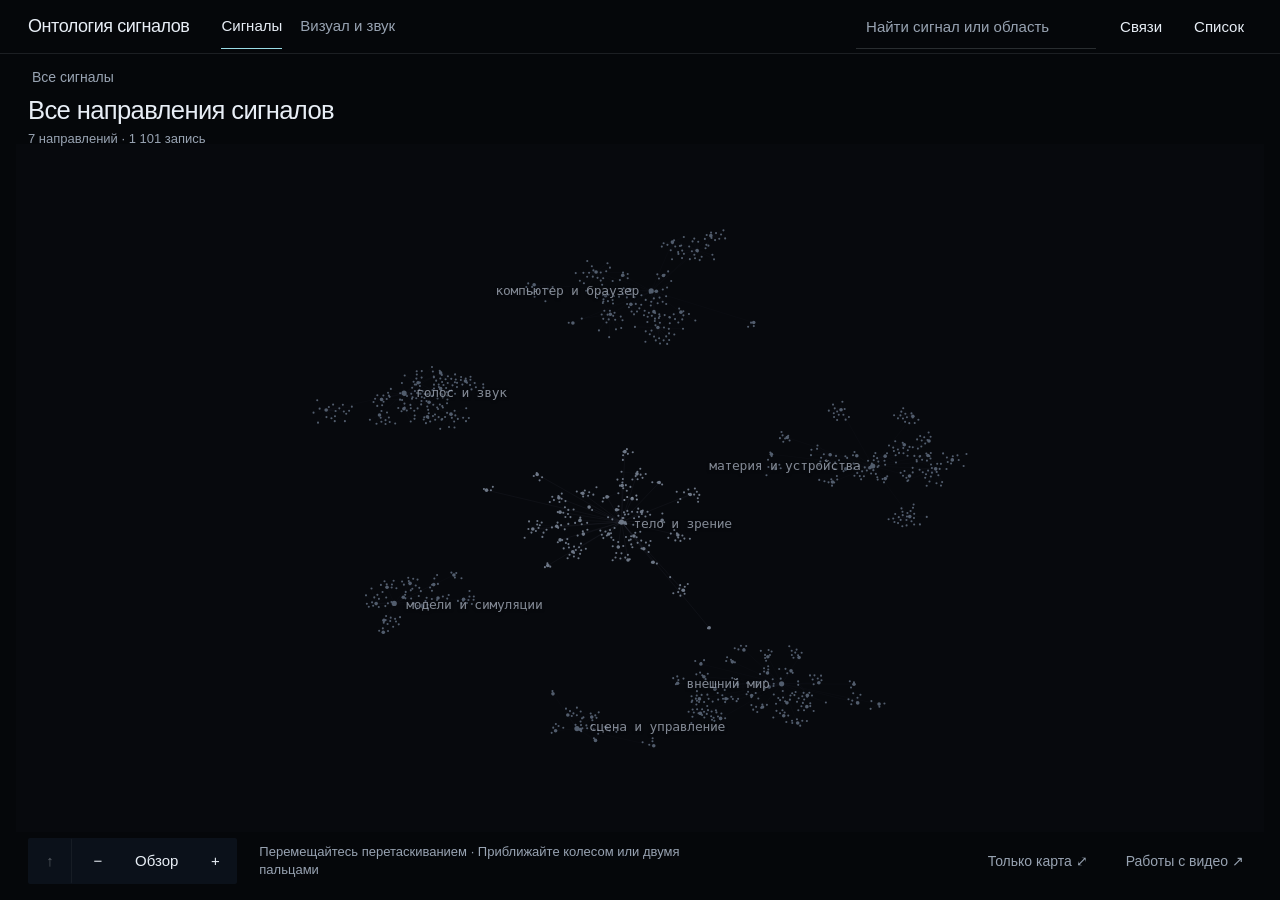
<file: index.html>
<!doctype html>
<html lang="ru">
<head>
  <meta charset="utf-8">
  <meta name="viewport" content="width=device-width,initial-scale=1">
  <title>Онтология сигналов</title>
  <script>document.documentElement.dataset.graphType=new URLSearchParams(location.search).get('type')==='sans'?'sans':'mono';</script>
  <link rel="stylesheet" href="styles.css">
  <link rel="stylesheet" href="explorer.css">
  <link rel="stylesheet" href="lab.css">
  <link rel="stylesheet" href="graph-appearance.css">
</head>
<body>
  <header class="topbar">
    <div class="brand">
      <h1>Онтология сигналов</h1>
      <nav class="tabs" aria-label="Режим">
        <button type="button" class="tab is-active" id="tab-signals" aria-pressed="true">Сигналы</button>
        <button type="button" class="tab" id="tab-compose" aria-pressed="false">Визуал и звук</button>
      </nav>
    </div>
    <div class="actions">
      <label class="search-wrap" aria-label="Поиск сигналов">
        <input type="search" id="search" placeholder="Найти сигнал или область" aria-label="Найти сигнал или область" aria-controls="search-results" aria-expanded="false" autocomplete="off">
      </label>
      <div id="search-results" class="search-results" hidden aria-label="Результаты поиска"></div>
      <button type="button" class="ghost-btn" id="btn-links" aria-haspopup="dialog">Связи</button>
      <button type="button" class="ghost-btn" id="btn-list" aria-expanded="false" aria-controls="drawer">Список</button>
    </div>
  </header>

  <main class="stage" id="stage" aria-label="Пространственная карта сигналов">
    <div class="map-viewport" id="map-viewport"><canvas id="scene" role="img" aria-label="Пространственная онтология сигналов" aria-describedby="map-help"></canvas>
    <div class="world" id="world"></div></div>

    <section class="hud-focus" aria-live="polite">
      <nav class="crumbs" id="crumbs" aria-label="Путь в онтологии"></nav>
      <h2 class="focus-title" id="focus-title">Все области сигналов</h2>
      <p class="focus-meta" id="focus-meta">Загрузка…</p>
    </section>

    <aside class="drawer" id="drawer" hidden aria-label="Список узлов текущей области">
      <div class="panel-head">
        <span id="drawer-title">Области и сигналы</span>
        <button type="button" class="icon-btn" id="close-drawer" aria-label="Закрыть список">×</button>
      </div>
      <div class="drawer-list" id="drawer-list"></div>
    </aside>

    <aside class="detail" id="detail" hidden aria-labelledby="detail-title">
      <div class="panel-head">
        <span class="eyebrow">Сигнал</span>
        <button type="button" class="icon-btn" id="close-detail" aria-label="Закрыть описание">×</button>
      </div>
      <h3 id="detail-title"></h3>
      <div id="detail-content"></div>
      <button type="button" class="detail-action" id="detail-lab">Добавить в связь ↗</button>
    </aside>

    <footer class="bottom-bar">
      <div class="zoom-controls" role="group" aria-label="Масштаб">
        <button type="button" class="ctrl-btn" id="btn-back" aria-label="На уровень выше">↑</button>
        <button type="button" class="ctrl-btn" id="zoom-out" aria-label="Отдалить">−</button>
        <button type="button" class="ctrl-btn" id="zoom-reset">Обзор</button>
        <button type="button" class="ctrl-btn" id="zoom-in" aria-label="Приблизить">+</button>
      </div>
      <p class="gesture-hint" id="map-help">Перемещайтесь перетаскиванием · Приближайте колесом или двумя пальцами</p>
      <button id="btn-map-mode" class="ghost-btn map-mode-button" type="button" aria-pressed="false" aria-label="Скрыть меню и развернуть карту">Только карта ⤢</button>
      <button id="btn-projects" class="ghost-btn" type="button" aria-haspopup="dialog">Работы с видео ↗</button>
    </footer>
  </main>

  <dialog class="composer" id="composer" aria-label="Связи сигналов и выразительных параметров"></dialog>
  <dialog id="projects-dialog" class="projects-dialog" aria-labelledby="projects-title">
    <header class="panel-head"><h2 id="projects-title">Работы с видео</h2><button type="button" id="close-projects" class="icon-btn" aria-label="Закрыть работы">×</button></header>
    <div id="projects-content"></div>
  </dialog>
  <div id="notice" role="status" aria-live="polite"></div>
  <div id="load-error" class="load-error" hidden role="alert"><h2>Не удалось открыть онтологию</h2><p id="load-error-text"></p><button type="button" id="retry">Повторить</button></div>
  <script type="module" src="explorer-controller.js"></script>
</body>
</html>
</file>
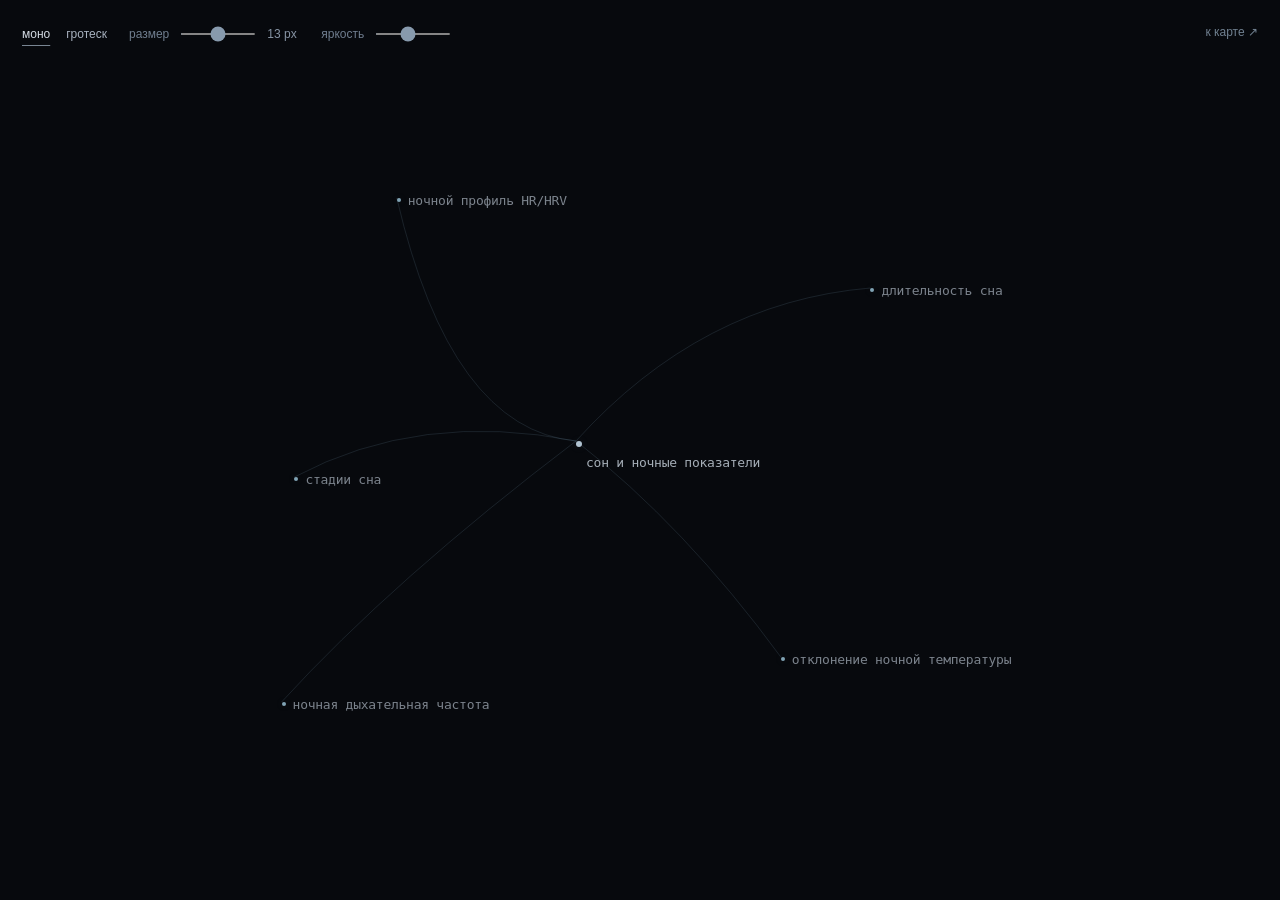
<file: node-study.html>
<!doctype html>
<html lang="ru" data-type="mono">
<meta charset="utf-8">
<meta name="viewport" content="width=device-width,initial-scale=1">
<title>Онтология · подписи</title>
<style>
:root{color-scheme:dark;--ink:#b3bdc9;--size:13px;--strength:.68;--face:"SFMono-Regular",Consolas,Menlo,monospace}
*{box-sizing:border-box}body{margin:0;background:#07090d;color:#a8b2bf;font:12px/1.4 -apple-system,BlinkMacSystemFont,"Segoe UI",sans-serif;overflow:hidden}
html[data-type=sans]{--face:-apple-system,BlinkMacSystemFont,"Segoe UI",sans-serif}
.controls{position:fixed;top:18px;left:22px;right:22px;display:flex;align-items:center;gap:22px;z-index:3;flex-wrap:wrap}
.choice{display:flex;gap:16px}button,a{font:inherit;color:inherit;background:transparent;border:0;text-decoration:none;padding:6px 0;cursor:pointer;min-height:32px}
button[aria-pressed=true]{color:#d5dce5;text-decoration:underline;text-underline-offset:7px;text-decoration-color:#788592}button:focus-visible,a:focus-visible,input:focus-visible{outline:1px solid #9baebe;outline-offset:4px}
label{display:flex;align-items:center;gap:9px;color:#707e8f}input{width:76px;accent-color:#879aad;height:2px}output{width:32px;color:#8794a4}.back{margin-left:auto;color:#708090}
.field{position:absolute;inset:0;overflow:hidden}svg{width:100%;height:100%;position:absolute;inset:0;overflow:visible}
.links{fill:none;stroke:#7295a9;stroke-opacity:.2;stroke-width:.7;vector-effect:non-scaling-stroke}
.node{position:absolute;left:var(--x);top:var(--y);width:4px;height:4px;border-radius:50%;background:#80a3b4;box-shadow:0 0 8px #83abb920}
.node::after{content:attr(data-label);position:absolute;left:11px;top:-6px;white-space:nowrap;font:400 var(--size)/1.4 var(--face);letter-spacing:-.02em;color:var(--ink);opacity:var(--strength);transition:opacity .12s}
.node:hover::after{opacity:1}.node.current{width:6px;height:6px;background:#b0c2d0}.node.current::after{top:13px;left:10px;color:#c4ced8;opacity:.84}
.n1{--x:31%;--y:22%}.n2{--x:68%;--y:32%}.n3{--x:23%;--y:53%}.n4{--x:61%;--y:73%}.n5{--x:22%;--y:78%}.current{--x:45%;--y:49%}
@media(max-width:700px){.controls{top:12px;inset-inline:16px;gap:14px}.back{margin-left:0}label{gap:6px}input{width:48px}.node{left:62px}.n1{top:22%}.n2{top:35%}.n3{top:48%}.n4{top:61%}.n5{top:74%}.node.current{left:24px;top:86%}.node.current::after{top:-6px}svg{display:none}.field::before{content:'';position:absolute;left:26px;top:23%;height:63%;width:1px;background:#66899b24}.node:not(.current)::before{content:'';position:absolute;left:-36px;top:2px;width:36px;height:1px;background:#66899b24}}
@media(prefers-reduced-motion:reduce){*{transition:none!important}}
</style>
<div class="controls" aria-label="Вид подписей">
  <div class="choice"><button type="button" data-type="mono" aria-pressed="true">моно</button><button type="button" data-type="sans" aria-pressed="false">гротеск</button></div>
  <label>размер <input id="size" type="range" min="10" max="16" value="13" step="1" aria-label="Размер подписей"><output id="size-value">13 px</output></label>
  <label>яркость <input id="strength" type="range" min="0.45" max="1" value="0.68" step="0.01" aria-label="Яркость подписей"></label>
  <a class="back" href="./">к карте ↗</a>
</div>
<main class="field" aria-label="Сон и ночные показатели">
  <svg viewBox="0 0 1000 700" preserveAspectRatio="none" aria-hidden="true"><g class="links"><path d="M450 343 Q352 334 310 154"/><path d="M450 343 Q548 235 680 224"/><path d="M450 343 Q328 319 230 371"/><path d="M450 343 Q535 409 610 511"/><path d="M450 343 Q307 451 220 546"/></g></svg>
  <span class="node current" data-label="сон и ночные показатели" aria-label="Сон и ночные показатели"></span>
  <span class="node n1" data-label="ночной профиль HR/HRV" aria-label="Ночной профиль HR/HRV"></span>
  <span class="node n2" data-label="длительность сна" aria-label="Длительность сна"></span>
  <span class="node n3" data-label="стадии сна" aria-label="Стадии сна"></span>
  <span class="node n4" data-label="отклонение ночной температуры" aria-label="Отклонение ночной температуры"></span>
  <span class="node n5" data-label="ночная дыхательная частота" aria-label="Ночная дыхательная частота"></span>
</main>
<script>
const root=document.documentElement,size=document.querySelector('#size'),strength=document.querySelector('#strength');
function setType(type){root.dataset.type=type==='sans'?'sans':'mono';document.querySelectorAll('button[data-type]').forEach(button=>button.setAttribute('aria-pressed',String(button.dataset.type===root.dataset.type)));size.value='13';setSize();}
function setSize(){root.style.setProperty('--size',`${size.value}px`);document.querySelector('#size-value').value=`${size.value} px`;}
document.querySelectorAll('button[data-type]').forEach(button=>button.addEventListener('click',()=>setType(button.dataset.type)));
size.addEventListener('input',setSize);strength.addEventListener('input',()=>root.style.setProperty('--strength',strength.value));
setType(new URLSearchParams(location.search).get('type'));
</script>
</html>
</file>
<file: styles.css>
:root {
  --bg: #0a0a0c;
  --surface: rgba(18, 18, 21, 0.86);
  --border: rgba(235, 226, 210, 0.14);
  --text: #ede6da;
  --muted: #9c9589;
  --amber: #d49b57;
  --mint: #6db89b;
  --sans: -apple-system, BlinkMacSystemFont, "Segoe UI", Roboto, sans-serif;
  --serif: Georgia, "Times New Roman", serif;
}
* { box-sizing: border-box; margin: 0; padding: 0; }
html, body { width: 100%; height: 100dvh; overflow: hidden; background: var(--bg); color: var(--text); font: 14px/1.45 var(--sans); -webkit-font-smoothing: antialiased; }
body::after {
  content: ""; position: fixed; inset: 0; pointer-events: none; z-index: 40; opacity: 0.035;
  background-image: repeating-radial-gradient(circle at 17% 32%, #fff 0, transparent 1px), repeating-radial-gradient(circle at 83% 68%, #d49b57 0, transparent 1px);
  background-size: 3px 3px, 5px 5px;
}
button, input { font: inherit; color: inherit; background: none; border: none; }
button { cursor: pointer; min-height: 44px; min-width: 44px; display: inline-flex; align-items: center; justify-content: center; padding: 0 12px; border-radius: 4px; transition: background .2s, border-color .2s, color .2s; }
button:focus-visible, input:focus-visible { outline: 2px solid var(--amber); outline-offset: 2px; }
.topbar {
  position: fixed; top: 0; inset-inline: 0; height: 54px; z-index: 20;
  display: flex; align-items: center; justify-content: space-between; gap: 12px; padding: 0 16px;
  background: linear-gradient(to bottom, rgba(10,10,12,.92), rgba(10,10,12,0));
  border-bottom: 1px solid rgba(235,226,210,.07);
}
.brand, .actions, .tabs, .zoom-controls { display: flex; align-items: center; gap: 8px; }
.brand h1 { font-size: 14px; font-weight: 500; letter-spacing: .02em; margin-right: 8px; white-space: nowrap; }
.tab, .ghost-btn, .ctrl-btn { border: 1px solid transparent; color: var(--muted); font-size: 13px; }
.tab.is-active, .ghost-btn[aria-pressed="true"], .ghost-btn[aria-expanded="true"] { color: var(--text); border-color: var(--border); background: rgba(255,255,255,.04); }
.search-wrap input {
  height: 36px; width: 190px; padding: 0 10px; border-radius: 4px;
  background: rgba(255,255,255,.04); border: 1px solid var(--border); color: var(--text); font-size: 13px;
}
.stage { position: relative; width: 100vw; height: 100dvh; overflow: hidden; cursor: grab; touch-action: none; }
.stage:active { cursor: grabbing; }
#scene { position: absolute; inset: 0; width: 100%; height: 100%; display: block; }
.world { position: absolute; left: 50%; top: 50%; width: 0; height: 0; transform-origin: 0 0; transition: transform .65s cubic-bezier(.22,1,.36,1); will-change: transform; }
.world.is-dragging { transition: none; }
.node {
  position: absolute; transform: translate(-50%, -50%); text-align: left; white-space: nowrap;
  padding: 8px 12px; border-radius: 999px; border: 1px solid transparent;
  background: rgba(10, 10, 12, 0.55); backdrop-filter: blur(4px);
  transition: opacity .35s, transform .35s, border-color .25s;
}
.node::before {
  content: ""; width: 7px; height: 7px; border-radius: 50%; margin-right: 9px; flex-shrink: 0;
  background: var(--amber); box-shadow: 0 0 12px var(--amber);
}
.node[data-level="0"] { font-family: var(--serif); font-size: 18px; letter-spacing: .01em; }
.node[data-level="1"] { font-size: 13px; color: #e2d8c7; }
.node[data-level="2"] { font-size: 12px; color: var(--text); }
.node[data-level="2"]::before { background: var(--mint); box-shadow: 0 0 10px var(--mint); }
.node.is-current { border-color: rgba(212, 155, 87, 0.55); background: rgba(24, 21, 18, 0.88); }
.node.is-dim { opacity: 0.24; }
.hud-focus { position: fixed; top: 68px; left: 20px; z-index: 15; max-width: min(560px, 88vw); pointer-events: none; }
.crumbs { display: flex; flex-wrap: wrap; gap: 4px; pointer-events: auto; margin-bottom: 4px; }
.crumb { min-height: 32px; min-width: auto; padding: 0 6px; font-size: 12px; color: var(--muted); }
.focus-title { font: 400 clamp(24px, 3.4vw, 38px)/1.12 var(--serif); color: var(--text); letter-spacing: -.01em; }
.focus-meta { color: var(--muted); font-size: 13px; margin-top: 4px; }
.drawer, .detail, .composer {
  background: var(--surface); backdrop-filter: blur(14px); border: 1px solid var(--border); color: var(--text);
}
.drawer, .detail { position: fixed; top: 66px; bottom: 68px; width: min(340px, 92vw); z-index: 25; padding: 16px; overflow-y: auto; border-radius: 6px; }
.drawer { left: 16px; }
.detail { right: 16px; }
.panel-head { display: flex; align-items: center; justify-content: space-between; margin-bottom: 12px; color: var(--muted); font-size: 12px; text-transform: uppercase; letter-spacing: .06em; }
.icon-btn { font-size: 18px; color: var(--muted); }
.detail h3 { font: 400 24px/1.2 var(--serif); margin-bottom: 14px; }
.spec dt { color: var(--amber); font-size: 12px; text-transform: uppercase; letter-spacing: .05em; margin-top: 12px; }
.spec dd { color: var(--text); font-size: 13.5px; margin-top: 3px; }
.drawer-item { width: 100%; justify-content: space-between; border-bottom: 1px solid rgba(235,226,210,.06); border-radius: 0; font-size: 13px; text-align: left; }
.bottom-bar {
  position: fixed; bottom: 12px; inset-inline: 16px; z-index: 20;
  display: flex; align-items: center; justify-content: space-between; pointer-events: none;
}
.zoom-controls { pointer-events: auto; background: var(--surface); border: 1px solid var(--border); border-radius: 6px; padding: 2px; }
.gesture-hint { color: var(--muted); font-size: 12px; }
.composer { margin: auto; width: min(440px, 92vw); padding: 20px; border-radius: 8px; }
.composer::backdrop { background: rgba(0, 0, 0, 0.65); }
.comp-note { color: var(--muted); margin-bottom: 14px; }
.comp-slot { padding: 12px; border: 1px solid var(--border); border-radius: 4px; }
@media (max-width: 720px) {
  .gesture-hint, .brand h1 { display: none; }
  .search-wrap input { width: 130px; }
  .drawer, .detail { inset-inline: 8px; width: auto; top: auto; bottom: 64px; max-height: 52dvh; }
}
@media (prefers-reduced-motion: reduce) {
  .world, .node, button { transition: none !important; }
}
</file>
<file: explorer.css>
:root{--bg:#05070a;--surface:rgba(12,16,22,.97);--text:#e8eef6;--muted:#98a3b2;--border:rgba(230,238,247,.16);--amber:#9adce6;--header-height:54px}
[hidden]{display:none!important}
html,body{font-size:16px;background:var(--bg)}
body::after{display:none}
button,input,select,textarea{font:inherit;color:inherit}
button{transition:color .15s,background .15s;min-height:44px;min-width:44px;border-radius:2px}
button:disabled{opacity:.35;cursor:default}
button:hover:enabled{color:#ffffff;background:rgba(230,238,247,.055)}
button:focus-visible,a:focus-visible,summary:focus-visible,input:focus-visible,textarea:focus-visible,select:focus-visible{outline:2px solid var(--amber);outline-offset:3px}
.topbar{height:var(--header-height);padding:0 28px;gap:24px;background:var(--bg);border-bottom-color:rgba(230,238,247,.1)}
.brand{gap:32px;min-width:0}.brand h1{font-size:18px;font-weight:450;letter-spacing:-.025em;margin:0}
.tabs{gap:18px}.tab,.ghost-btn,.ctrl-btn{font-size:15px;font-weight:400;letter-spacing:0;white-space:nowrap}
.tab{padding:0 0;border-radius:0;color:var(--muted);border:none;border-bottom:1px solid transparent}
.tab.is-active{background:transparent;border-color:var(--amber);color:var(--text)}
.actions{gap:16px;position:relative}.ghost-btn{border:none;padding:0 8px;color:var(--text)}
.ghost-btn[aria-expanded=true]{background:rgba(230,238,247,.075);border:none}
.search-wrap input{height:44px;width:240px;padding:0 10px;border-radius:0;border:none;border-bottom:1px solid var(--border);font-size:15px;background:transparent}
.search-wrap input::placeholder{color:var(--muted)}
.stage{cursor:default;touch-action:auto}
.map-viewport{position:absolute;top:144px;bottom:68px;left:16px;right:16px;overflow:hidden}
#scene{width:100%;height:100%;touch-action:none;outline:none}
.world{inset:0;width:100%;height:100%;transform:none;transition:none;pointer-events:none}
.hud-focus{position:absolute;top:calc(var(--header-height) + 8px);left:28px;max-width:calc(100vw - 64px);z-index:10}
.crumbs{margin:0 0 2px;gap:4px;align-items:center;color:var(--muted);font-size:14px;line-height:1.4}
.crumbs button{font-size:14px;min-height:32px;min-width:0;padding:0 4px;color:var(--muted);background:transparent;border-radius:0}
.crumbs button:hover:enabled{color:var(--text);background:transparent}
.crumbs [aria-current]{color:var(--text)}
.focus-title{font-family:var(--sans);font-size:clamp(23px,2vw,29px);line-height:1.16;font-weight:400;letter-spacing:-.025em;max-width:1100px;text-wrap:balance}
.focus-meta{font-size:13px;line-height:1.4;margin-top:4px;color:var(--muted)}
button.focus-meta{min-height:24px;min-width:0;pointer-events:auto;padding:0;text-align:left;display:block;background:transparent}
button.focus-meta:hover{background:transparent;text-decoration:underline;text-underline-offset:4px}
.method-dialog{width:min(680px,calc(100vw - 32px))}
.method-dialog h4{font-size:15px;font-weight:500;margin:24px 0 8px}
.method-dialog p{font-size:16px;line-height:1.6;color:var(--text)}
.route-details{border-top:1px solid var(--border);padding-top:8px}
.route-details>summary{line-height:1.5}
.semantic-space-label{font-family:var(--sans)!important;letter-spacing:-.01em;box-shadow:none!important;border-radius:2px!important;text-wrap:pretty;min-height:44px;display:block}
.semantic-space-label:hover{background:transparent!important;color:#ffffff!important}
.semantic-space-label[data-kind=domain],.semantic-space-label[data-kind=category],.semantic-space-label[data-kind=family]{border-color:transparent!important}
.semantic-space-label:hover .semantic-space-label-title{text-decoration:underline;text-decoration-color:#9adce680;text-underline-offset:5px}
.semantic-space-label-title{font-weight:400!important;line-height:1.3!important}
.semantic-space-label-meta{font-size:13px!important;letter-spacing:0!important;opacity:.8!important}
.semantic-space-label[data-kind=domain] .semantic-space-label-title,.semantic-space-label[data-kind=family] .semantic-space-label-title{font-family:var(--sans);font-size:22px;line-height:1.2!important}
.bottom-bar{bottom:16px;inset-inline:28px;gap:22px;align-items:center}
.zoom-controls{gap:0;border:none;border-radius:2px;padding:0;background:rgba(13,19,28,.9)}
.ctrl-btn{height:46px;padding:0 14px;color:var(--text)}
.ctrl-btn:first-child{border-right:1px solid var(--border);margin-right:4px}
.gesture-hint{font-size:13px;line-height:1.4;max-width:460px;margin-right:auto}
.bottom-bar>.ghost-btn{pointer-events:auto;color:var(--muted);font-size:14px}
.drawer,.detail{top:calc(var(--header-height) + 16px);bottom:82px;border-radius:2px;border:1px solid var(--border);padding:22px;box-shadow:0 20px 80px #0008;scrollbar-width:thin;overscroll-behavior:contain}
.drawer{left:20px;width:min(390px,calc(100vw - 40px))}
.detail{right:20px;width:min(420px,calc(100vw - 40px))}
.panel-head{font-size:15px;text-transform:none;letter-spacing:0;gap:20px;margin-bottom:16px;align-items:center}
.panel-head h2{font:400 28px/1.15 var(--serif);color:var(--text);margin:0}
.icon-btn{font-size:24px;line-height:1;padding:0;flex:none}
.eyebrow{font-size:14px;color:var(--muted);letter-spacing:0;text-transform:none}
.drawer-item{font-size:16px;line-height:1.4;min-height:58px;display:flex;gap:16px;justify-content:space-between;align-items:center;padding:14px 0;border-radius:0;text-align:left;font-weight:400}
.drawer-item span:first-child{flex:1;min-width:0}.drawer-item small{font-size:13px;color:var(--muted);font-weight:400}
.drawer-item:hover{background:transparent!important;color:var(--amber)!important}
.explorer-row{width:100%;display:flex;flex-direction:column;align-items:flex-start;justify-content:center;gap:5px;text-align:left;padding:13px 0;border-bottom:1px solid rgba(230,238,247,.1);border-radius:0;line-height:1.4}
.explorer-row-title{font-size:16px;font-weight:400}.explorer-row-meta{font-size:13px;color:var(--muted);font-weight:400}
.explorer-row:hover{background:transparent!important;color:var(--amber)!important}
.explorer-empty{font-size:15px;line-height:1.5;color:var(--muted);padding:15px 0}
.detail h3{font-size:32px;line-height:1.16;letter-spacing:-.02em;margin-bottom:26px}
.detail h4,.detail dt{font:400 14px/1.5 var(--sans);color:var(--muted);text-transform:none;letter-spacing:0;margin:22px 0 7px}
.detail p,.detail dd{font:400 16px/1.55 var(--sans);margin:0;color:var(--text);overflow-wrap:anywhere}
.detail ul{list-style:none;padding:0;margin:8px 0}.detail li+li{margin-top:12px}
a{color:var(--amber);text-decoration-color:rgba(154,220,230,.45);text-underline-offset:4px;overflow-wrap:anywhere}
.detail a{font-size:15px;line-height:1.5}
.detail details{margin-top:22px;color:var(--muted);font-size:14px}.detail summary{min-height:44px;cursor:pointer;display:flex;align-items:center;gap:10px}
.detail summary::before{content:'+';font-size:18px}.detail details[open] summary::before{content:'−'}
.detail details code{font-size:13px;line-height:1.6;color:var(--muted)}
.developer-details pre{white-space:pre-wrap;overflow-wrap:anywhere;max-width:100%;font:13px/1.6 ui-monospace,monospace}
.detail-action{font-size:15px;border:1px solid var(--border);padding:0 16px;margin-top:28px;color:var(--text)}
.search-results{position:absolute;top:56px;right:0;width:min(520px,calc(100vw - 32px));max-height:65dvh;overflow:auto;padding:12px 20px;background:var(--surface);border:1px solid var(--border);box-shadow:0 20px 80px #0009;z-index:30}
.search-results button{display:flex;width:100%;text-align:left;justify-content:flex-start;align-items:flex-start;flex-direction:column;padding:13px 0;gap:5px;border-bottom:1px solid #ffffff12;border-radius:0;line-height:1.35}
.search-results small{font-size:13px;color:var(--muted)}
.search-results p{font-size:15px;line-height:1.6;padding:15px 0;color:var(--muted)}
.composer{max-width:calc(100vw - 32px);max-height:92dvh;width:min(980px,calc(100vw - 32px));padding:0;border-radius:3px;background:var(--surface);border:1px solid var(--border);overflow:auto}
dialog::backdrop{background:rgba(0,0,0,.76);backdrop-filter:blur(5px)}
.projects-dialog{background:var(--surface);color:var(--text);border:1px solid var(--border);border-radius:3px;margin:auto;width:min(1000px,calc(100vw - 32px));max-height:90dvh;padding:28px;overflow:auto}
.projects-dialog>.panel-head{position:sticky;top:-28px;padding-top:12px;padding-bottom:12px;background:var(--surface);z-index:1}
#projects-content{display:grid;grid-template-columns:1fr 1fr;gap:0 32px}
.project-card{display:flex;flex-direction:column;padding:28px 0;border-bottom:1px solid var(--border);gap:12px;min-width:0}
.project-card h3{font:400 27px/1.15 var(--serif)}.project-card p{font-size:15px;line-height:1.55;color:var(--text)}
.project-card .project-meta{color:var(--muted);font-size:14px}.project-card details{font-size:14px;line-height:1.6;color:var(--muted)}
.project-card h4{font:400 14px/1.4 var(--sans);color:var(--muted);margin:0 0 6px}
.project-card summary{cursor:pointer;min-height:44px;padding:10px 0}.project-card a{display:inline-flex;align-items:center;min-height:44px;margin-right:20px;font-size:15px}
#notice{position:fixed;bottom:82px;left:50%;transform:translateX(-50%);z-index:100;background:#1e2420;color:var(--text);border:1px solid var(--border);padding:12px 20px;font-size:15px;line-height:1.4;max-width:min(600px,calc(100vw - 32px));pointer-events:none;opacity:0;transition:opacity .15s}
#notice.visible,#notice:not(:empty){opacity:1}.load-error{position:fixed;z-index:50;inset:30% 15%;background:var(--surface);padding:36px;border:1px solid var(--border);height:max-content}
.load-error h2{font:400 32px/1.2 var(--serif);margin:0 0 16px}.load-error p{line-height:1.6;color:var(--muted)}.load-error button{margin-top:20px;border:1px solid var(--border);padding:0 20px}
@media(max-width:1100px){.topbar{gap:16px;padding:0 20px}.brand{gap:20px}.brand h1{font-size:16px}.actions{gap:8px}.search-wrap input{width:200px}.tabs{gap:12px}.ghost-btn{padding:0 6px}}
@media(max-width:800px){:root{--header-height:104px}.topbar{height:var(--header-height);align-items:flex-start;flex-wrap:wrap;padding:12px 18px;gap:4px}.brand{width:100%;justify-content:space-between;gap:12px}.brand h1{display:block;font-size:17px}.tabs{gap:16px}.tab{height:36px;min-height:36px;font-size:14px}.actions{width:100%;gap:12px}.search-wrap{flex:1;min-width:0}.search-wrap input{width:100%;font-size:15px;height:42px}.ghost-btn{font-size:14px;min-height:42px}.hud-focus{top:calc(var(--header-height) + 8px);left:20px;max-width:calc(100vw - 40px)}.focus-title{font-size:22px;line-height:1.18}.focus-meta{font-size:12px;margin-top:4px}.crumbs{font-size:12px;margin-bottom:2px;flex-wrap:nowrap;white-space:nowrap;overflow:auto;max-width:calc(100vw - 40px)}.crumbs button{font-size:13px;min-height:28px}.map-viewport{top:202px;bottom:68px;left:0;right:0}.bottom-bar{inset-inline:16px;bottom:14px;gap:12px}.gesture-hint{display:none}.bottom-bar>.ghost-btn{font-size:13px;margin-left:auto}.ctrl-btn{height:44px;padding:0 12px}.drawer,.detail{inset-inline:12px;width:auto;top:auto;bottom:74px;max-height:64dvh;padding:20px}.detail h3{font-size:28px}.drawer{max-height:70dvh}.search-results{top:52px;left:0;right:auto;max-height:60dvh}.composer{max-width:100vw;width:100vw;max-height:100dvh;height:100dvh;border:none;border-radius:0}.projects-dialog{padding:20px;max-height:100dvh;width:100vw;max-width:100vw;height:100dvh;border-radius:0}.projects-dialog>.panel-head{top:-20px}#projects-content{grid-template-columns:1fr;gap:0}.load-error{inset:25% 16px;padding:24px}.semantic-space-label[data-kind=domain] .semantic-space-label-title,.semantic-space-label[data-kind=family] .semantic-space-label-title{font-size:21px}.detail-action{width:100%;margin-top:24px}body::after{opacity:.015}}
@media(max-width:800px){.brand h1{max-width:130px;white-space:normal;font-size:15px;line-height:1.2}.tabs{gap:12px}.tab{font-size:14px}.brand{min-height:44px}.actions{gap:8px}}
@media(prefers-reduced-motion:reduce){*,*::before,*::after{transition:none!important;scroll-behavior:auto!important}}

/* Distraction-free map keeps navigation available inside the page. */
.map-mode-button{flex:none}
body.map-only .topbar,body.map-only .hud-focus,body.map-only .gesture-hint,body.map-only #btn-projects{display:none}
body.map-only .map-viewport{inset:0}
body.map-only .bottom-bar{inset-inline:20px;bottom:18px}
body.map-only .map-mode-button{margin-left:auto;background:rgba(13,19,28,.92);color:var(--text);padding:0 16px}
body.map-only .drawer,body.map-only .detail{top:20px;bottom:80px}
@media(max-width:800px){
  .bottom-bar{gap:6px;inset-inline:10px}
  .bottom-bar #btn-projects{font-size:0;padding:0 8px;min-width:44px}
  .bottom-bar #btn-projects::after{content:'Видео';font-size:13px}
  .map-mode-button{font-size:0!important;padding:0;min-width:44px;width:44px}
  .map-mode-button::after{content:'⤢';font-size:22px}
  .ctrl-btn{padding:0 10px}
  body.map-only .bottom-bar{inset-inline:12px;bottom:14px}
  body.map-only .map-mode-button{font-size:12px!important;width:auto;padding:0 10px}
  body.map-only .map-mode-button::after{content:none}
  body.map-only .drawer,body.map-only .detail{top:auto;bottom:74px}
}
</file>
<file: lab.css>
/* Optional lab only. The ontology explorer owns the surrounding page. */
.signal-lab {
  box-sizing: border-box;
  width: min(980px, calc(100vw - 48px));
  max-width: 980px;
  max-height: 88vh;
  max-height: 88dvh;
  padding: 0;
  margin: auto;
  overflow: auto;
  overscroll-behavior: contain;
  border: 1px solid #37393e;
  border-radius: 4px;
  background: #0b0c0f;
  backdrop-filter: none;
  color: #efefed;
  font-family: var(--sans, system-ui, -apple-system, "Segoe UI", sans-serif);
  font-size: 16px;
  line-height: 1.5;
  color-scheme: dark;
}
.signal-lab::backdrop { background: rgb(0 0 0 / 72%); }
.signal-lab *, .signal-lab *::before, .signal-lab *::after { box-sizing: border-box; }
.signal-lab [hidden] { display: none !important; }
.signal-lab button, .signal-lab input, .signal-lab select, .signal-lab textarea { font: inherit; }
.signal-lab button { cursor: pointer; }
.signal-lab button:disabled { cursor: default; opacity: .48; }
.signal-lab :is(button, input, select, textarea, summary):focus-visible {
  outline: 2px solid #f1b29d;
  outline-offset: 3px;
}
.signal-lab .lab-shell { min-width: 0; }
.signal-lab .lab-header {
  position: sticky;
  top: 0;
  z-index: 3;
  display: flex;
  align-items: flex-start;
  justify-content: space-between;
  gap: 24px;
  padding: 22px 28px;
  border-bottom: 1px solid #303238;
  background: #0b0c0f;
}
.signal-lab .lab-header h2 { margin: 0; font-size: 28px; line-height: 1.2; font-weight: 500; letter-spacing: -.025em; }
.signal-lab .lab-header p { margin: 8px 0 0; color: #b8bbc1; }
.signal-lab .lab-button, .signal-lab .lab-remove {
  display: inline-flex;
  align-items: center;
  justify-content: center;
  min-height: 44px;
  min-width: 44px;
  max-width: 100%;
  padding: 9px 14px;
  border: 1px solid #484b52;
  border-radius: 3px;
  background: transparent;
  color: #efefed;
  text-align: center;
  line-height: 1.4;
  text-decoration: none;
  touch-action: manipulation;
}
.signal-lab .lab-button:hover:not(:disabled), .signal-lab .lab-remove:hover:not(:disabled) { background: #202227; border-color: #737780; }
.signal-lab .lab-close { flex: 0 0 auto; }
.signal-lab .lab-body { display: grid; grid-template-columns: minmax(0, .95fr) minmax(0, 1.05fr); gap: 28px; padding: 28px; }
.signal-lab .lab-preview { min-width: 0; align-self: start; position: sticky; top: 124px; }
.signal-lab .lab-stage { position: relative; min-height: 260px; border: 1px solid #303238; background: #050608; }
.signal-lab .lab-stage canvas { display: block; width: 100%; height: 260px; }
.signal-lab .lab-empty-stage { min-height: 260px; margin: 0; display: flex; align-items: center; padding: 28px; color: #d6d8dd; }
.signal-lab .lab-actual { margin: 16px 0 6px; min-height: 30px; font-size: 20px; font-weight: 500; line-height: 1.4; overflow-wrap: anywhere; }
.signal-lab .lab-note { margin: 8px 0; color: #b8bbc1; font-size: 16px; line-height: 1.5; overflow-wrap: anywhere; }
.signal-lab .lab-note:empty { display: none; }
.signal-lab .lab-playback { display: flex; flex-wrap: wrap; gap: 8px; margin: 20px 0 12px; }
.signal-lab .lab-editor { min-width: 0; }
.signal-lab .lab-section-heading { display: flex; align-items: baseline; justify-content: space-between; gap: 16px; }
.signal-lab h3 { margin: 0 0 12px; font-size: 20px; line-height: 1.4; font-weight: 500; }
.signal-lab .lab-section-heading span { color: #b8bbc1; }
.signal-lab .lab-connections { list-style: none; margin: 0; padding: 0; border-top: 1px solid #303238; }
.signal-lab .lab-connection { padding: 10px 0; border-bottom: 1px solid #303238; }
.signal-lab .lab-route { display: flex; width: 100%; align-items: flex-start; gap: 12px; min-height: 44px; padding: 8px 6px; border: 0; border-left: 2px solid transparent; border-radius: 0; background: none; color: #d1d3d9; text-align: left; line-height: 1.45; }
.signal-lab .lab-route-number { flex: 0 0 20px; color: #a7aab1; }
.signal-lab .lab-route-label { min-width: 0; overflow-wrap: anywhere; }
.signal-lab .lab-connection.is-current .lab-route { color: #fff; border-left-color: #e67f68; }
.signal-lab .lab-connection.is-disabled .lab-route { color: #9a9ea7; }
.signal-lab .lab-route-tools { display: flex; align-items: center; justify-content: space-between; gap: 12px; padding-left: 20px; }
.signal-lab .lab-enabled { display: inline-flex; align-items: center; min-height: 44px; gap: 10px; cursor: pointer; }
.signal-lab .lab-enabled input { width: 18px; height: 18px; margin: 0; accent-color: #e67f68; }
.signal-lab .lab-remove { border-color: transparent; color: #c5c7cd; padding-inline: 10px; }
.signal-lab .lab-add { margin-top: 12px; }
.signal-lab .lab-fields { display: grid; gap: 16px; margin-top: 28px; }
.signal-lab .lab-field { display: grid; gap: 8px; min-width: 0; margin: 0; }
.signal-lab .lab-field > span { color: #d6d8dd; }
.signal-lab .lab-field input:not([type="checkbox"]), .signal-lab .lab-field select, .signal-lab textarea {
  display: block;
  width: 100%;
  min-width: 0;
  min-height: 44px;
  padding: 10px 12px;
  border: 1px solid #484b52;
  border-radius: 3px;
  background: #111318;
  color: #efefed;
  line-height: 1.5;
}
.signal-lab .lab-field input::placeholder { color: #a5a9b1; opacity: 1; }
.signal-lab .lab-search-count { margin-top: -8px; }
.signal-lab .lab-test-value { display: flex; align-items: baseline; justify-content: space-between; gap: 12px; }
.signal-lab .lab-test-value output { text-align: right; white-space: nowrap; }
.signal-lab .lab-slider { width: 100%; height: 44px; margin: -8px 0; accent-color: #e67f68; }
.signal-lab .lab-slider:disabled { opacity: .45; }
.signal-lab .lab-fields > .lab-note { margin: -8px 0 0; }
.signal-lab .lab-model { border-top: 1px solid #303238; padding-top: 10px; }
.signal-lab .lab-model summary { min-height: 44px; display: flex; align-items: center; cursor: pointer; color: #d6d8dd; }
.signal-lab .lab-model summary::before { content: '+'; display: inline-block; width: 24px; margin-right: 4px; }
.signal-lab .lab-model[open] summary::before { content: '−'; }
.signal-lab .lab-footer { padding: 24px 28px 28px; border-top: 1px solid #303238; }
.signal-lab .lab-actions { display: flex; flex-wrap: wrap; gap: 8px; align-items: center; }
.signal-lab .lab-status { margin: 12px 0 0; color: #f1b29d; font-size: 16px; line-height: 1.5; overflow-wrap: anywhere; }
.signal-lab .lab-status:empty { display: none; }
.signal-lab .lab-idea, .signal-lab .lab-prompt { margin-top: 24px; padding-top: 24px; border-top: 1px solid #303238; }
.signal-lab .lab-prompt textarea { min-height: 240px; margin-top: 8px; resize: vertical; white-space: pre-wrap; overflow-wrap: anywhere; }
.signal-lab .lab-prompt .lab-actions { margin-top: 12px; }
@media (max-width: 700px) {
  .signal-lab {
    width: 100vw;
    max-width: none;
    height: 100vh;
    height: 100dvh;
    max-height: 100vh;
    max-height: 100dvh;
    margin: 0;
    border: 0;
    border-radius: 0;
  }
  .signal-lab .lab-header { gap: 12px; padding: 18px 20px; }
  .signal-lab .lab-header h2 { font-size: 24px; }
  .signal-lab .lab-header p { margin-top: 6px; }
  .signal-lab .lab-body { display: flex; flex-direction: column; gap: 28px; padding: 20px; }
  .signal-lab .lab-preview { position: static; }
  .signal-lab .lab-stage, .signal-lab .lab-stage canvas, .signal-lab .lab-empty-stage { min-height: 230px; height: 230px; }
  .signal-lab .lab-fields { margin-top: 24px; }
  .signal-lab .lab-footer { padding: 24px 20px max(28px, env(safe-area-inset-bottom)); }
  .signal-lab .lab-actions > .lab-button { flex: 1 1 145px; }
  .signal-lab .lab-close { padding-inline: 10px; }
}
@media (prefers-reduced-motion: reduce) {
  .signal-lab *, .signal-lab *::before, .signal-lab *::after { scroll-behavior: auto !important; animation: none !important; transition: none !important; }
}
</file>
<file: graph-appearance.css>
/* Draft Codex fallback after Antigravity timeout and Claude OAuth failure.
   The same graph supports ?type=mono / ?type=sans through the root bootstrap.
   No geometry or data depends on this purely typographic switch. */
:root {
  --graph-label-family: 'SFMono-Regular', Menlo, Monaco, Consolas, monospace;
  --graph-label-size: 13px;
  --graph-label-spacing: -.02em;
  --graph-label-opacity: .68;
  --graph-label-colour: rgb(190 199 213 / var(--graph-label-opacity));
  --graph-label-active: #c3d0da;
}
html[data-graph-type='mono'] {
  --graph-label-family: 'SFMono-Regular', Menlo, Monaco, Consolas, monospace;
  --graph-label-size: 13px;
  --graph-label-spacing: -.02em;
}
html[data-graph-type='sans'] {
  --graph-label-family: 'Avenir Next', 'Segoe UI', system-ui, sans-serif;
  --graph-label-size: 13px;
  --graph-label-spacing: 0;
}
.semantic-space-labels .semantic-space-label {
  display: block;
  width: max-content !important;
  height: 24px !important;
  min-height: 24px !important;
  min-width: 0 !important;
  padding: 4px 3px !important;
  border: 0 !important;
  border-radius: 0 !important;
  background: transparent !important;
  box-shadow: none !important;
  color: var(--graph-label-colour) !important;
  font-family: var(--graph-label-family) !important;
  font-size: var(--graph-label-size) !important;
  font-weight: 400 !important;
  line-height: 16px !important;
  letter-spacing: var(--graph-label-spacing) !important;
  text-align: left;
  text-transform: none;
  text-wrap: nowrap !important;
  white-space: nowrap !important;
  text-shadow: 0 1px 3px #07090d;
  transition: color 100ms linear !important;
}
.semantic-space-labels .semantic-space-label .semantic-space-label-title {
  display: block;
  font: inherit !important;
  line-height: 16px !important;
  letter-spacing: inherit !important;
  white-space: nowrap !important;
  overflow-wrap: normal !important;
  word-break: normal !important;
  text-wrap: nowrap !important;
  text-decoration: none !important;
}
.semantic-space-labels .semantic-space-label-meta {display:none !important}
.semantic-space-labels .semantic-space-label[data-label-side='left'] {text-align:right}
.semantic-space-labels .semantic-space-label:hover,
.semantic-space-labels .semantic-space-label[data-active='true'] {
  background: transparent !important;
  color: var(--graph-label-active) !important;
  z-index: 3;
}
.semantic-space-labels .semantic-space-label[data-context-pin='true'] {
  z-index: 4;
  overflow: hidden;
  text-overflow: ellipsis;
  color: rgb(190 199 213 / .76) !important;
}
.semantic-space-labels .semantic-space-label[data-context-pin='true'] .semantic-space-label-title {
  overflow: hidden;
  text-overflow: ellipsis;
}
.semantic-space-labels .semantic-space-label:focus-visible {
  outline: 1px dotted #9cabbc;
  outline-offset: 2px;
}
@media(prefers-reduced-motion:reduce) {
  .semantic-space-labels .semantic-space-label {transition:none !important}
}
</file>
